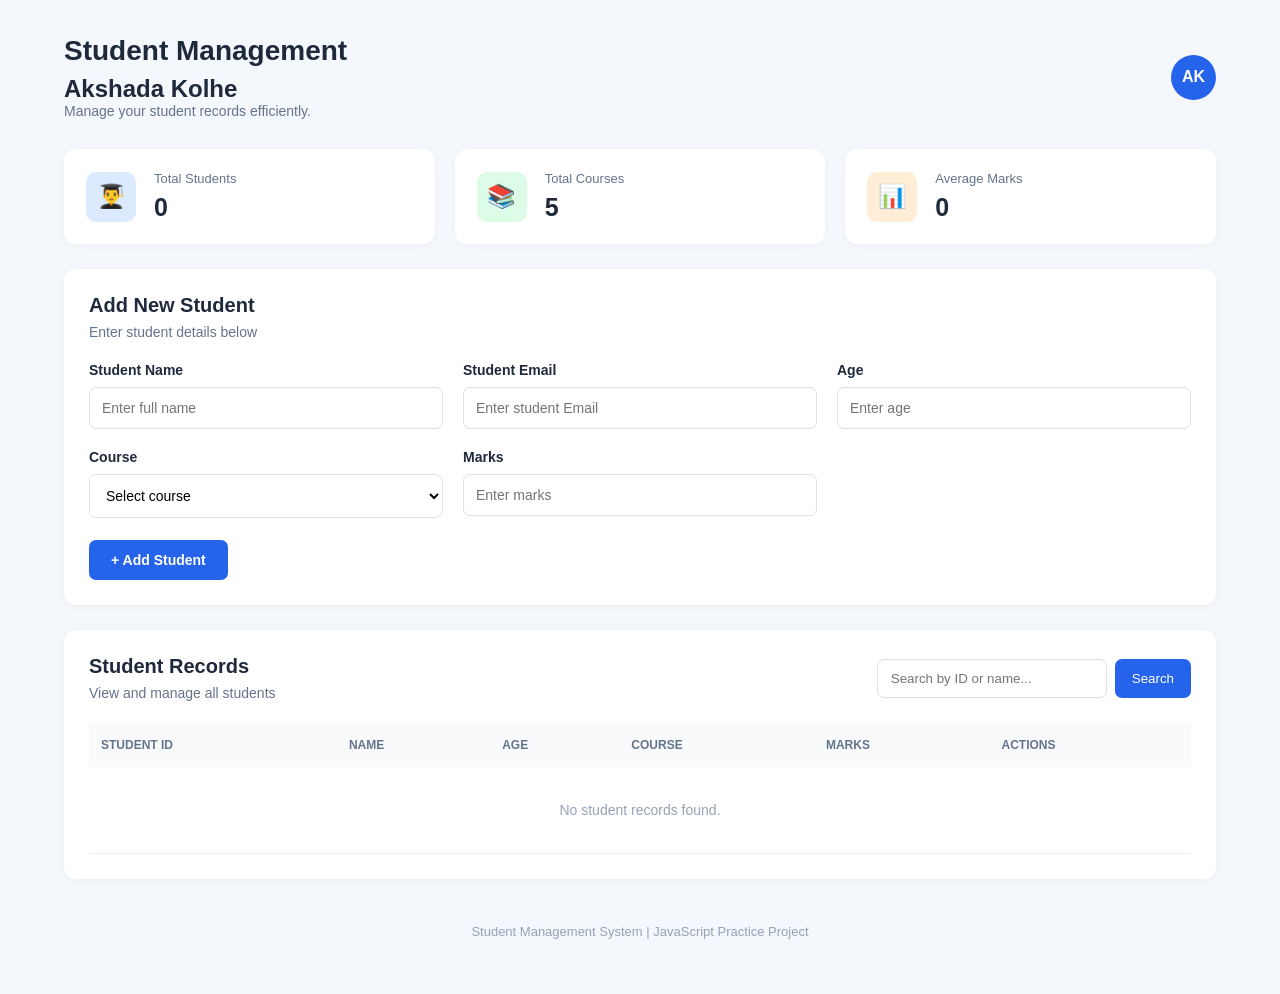
<file: index.html>
<!DOCTYPE html>
<html lang="en">
<head>
    <meta charset="UTF-8">
    <meta name="viewport" content="width=device-width, initial-scale=1.0">
    <title>Student Management System</title>
    <link rel="stylesheet" href="style.css">
</head>
<body>

    <div class="container">

        <!-- Header -->
        <header>
            <div>
                <h1>Student Management</h1>
                <h2>Akshada Kolhe</h2>
                <p>Manage your student records efficiently.</p>
            </div>
            <div class="profile">AK</div>
        </header>

        <!-- Statistics -->
        <section class="stats">

            <div class="stat-card">
                <div class="stat-icon blue">👨‍🎓</div>
                <div>
                    <p>Total Students</p>
                    <h2 id="totalStudents">0</h2>
                </div>
            </div>

            <div class="stat-card">
                <div class="stat-icon green">📚</div>
                <div>
                    <p>Total Courses</p>
                    <h2 id="totalCourses">5</h2>
                </div>
            </div>

            <div class="stat-card">
                <div class="stat-icon orange">📊</div>
                <div>
                    <p>Average Marks</p>
                    <h2 id="averageMarks">0</h2>
                </div>
            </div>

        </section>

        <!-- Add Student Form -->
        <section class="form-section">

            <div class="section-heading">
                <h2>Add New Student</h2>
                <p>Enter student details below</p>
            </div>

            <form id="studentForm">

                <div class="form-grid">

                    

                    <div class="input-group">
                        <label>Student Name</label>
                        <input type="text" id="studentName"
                            placeholder="Enter full name" required>
                    </div>
                    <div class="input-group">
                        <label>Student Email</label>
                        <input type="email" id="studentemail"
                            placeholder="Enter student Email" required>
                    </div>

                    <div class="input-group">
                        <label>Age</label>
                        <input type="number" id="studentAge"
                            placeholder="Enter age" required>
                    </div>

                    <div class="input-group">
                        <label>Course</label>
                        <select id="studentCourse" required>
                            <option value="">Select course</option>
                            <option value="Computer Engineering">Computer Engineering</option>
                            <option value="Information Technology">Information Technology</option>
                            <option value="Mechanical Engineering">Mechanical Engineering</option>
                            <option value="Civil Engineering">Civil Engineering</option>
                            <option value="Electronics">Electronics</option>
                        </select>
                    </div>

                    <div class="input-group">
                        <label>Marks</label>
                        <input type="number" id="studentMarks"
                            placeholder="Enter marks" min="0" max="100" required>
                    </div>

                </div>

                <button type="button" class="add-btn" onclick="addStudent()">
                    + Add Student
                </button>

            </form>

        </section>

        <!-- Student Records -->
        <section class="records-section">

            <div class="records-header">
                <div>
                    <h2>Student Records</h2>
                    <p>View and manage all students</p>
                </div>

                <div class="search-box">
                    <input type="text" id="searchInput"
                        placeholder="Search by ID or name...">
                    <button type="button" id="searchBtn" onclick="searchStudent()">Search</button>
                </div>
            </div>

            <div class="table-container">

                <table>
                    <thead>
                        <tr>
                            <th>STUDENT ID</th>
                            <th>NAME</th>
                            <th>AGE</th>
                            <th>COURSE</th>
                            <th>MARKS</th>
                            <th>ACTIONS</th>
                        </tr>
                    </thead>

                    <tbody id="studentTable">
                        <!-- JavaScript will insert records here -->

                        <tr>
                            <td colspan="6" class="empty-message">
                                No student records found.
                            </td>
                        </tr>

                    </tbody>
                </table>

            </div>

        </section>

        <footer>
            Student Management System | JavaScript Practice Project
        </footer>

    </div>

    <!-- <script src="storage.js"></script> -->
    <script src="script.js"></script>
    

</body>
</html>
</file>
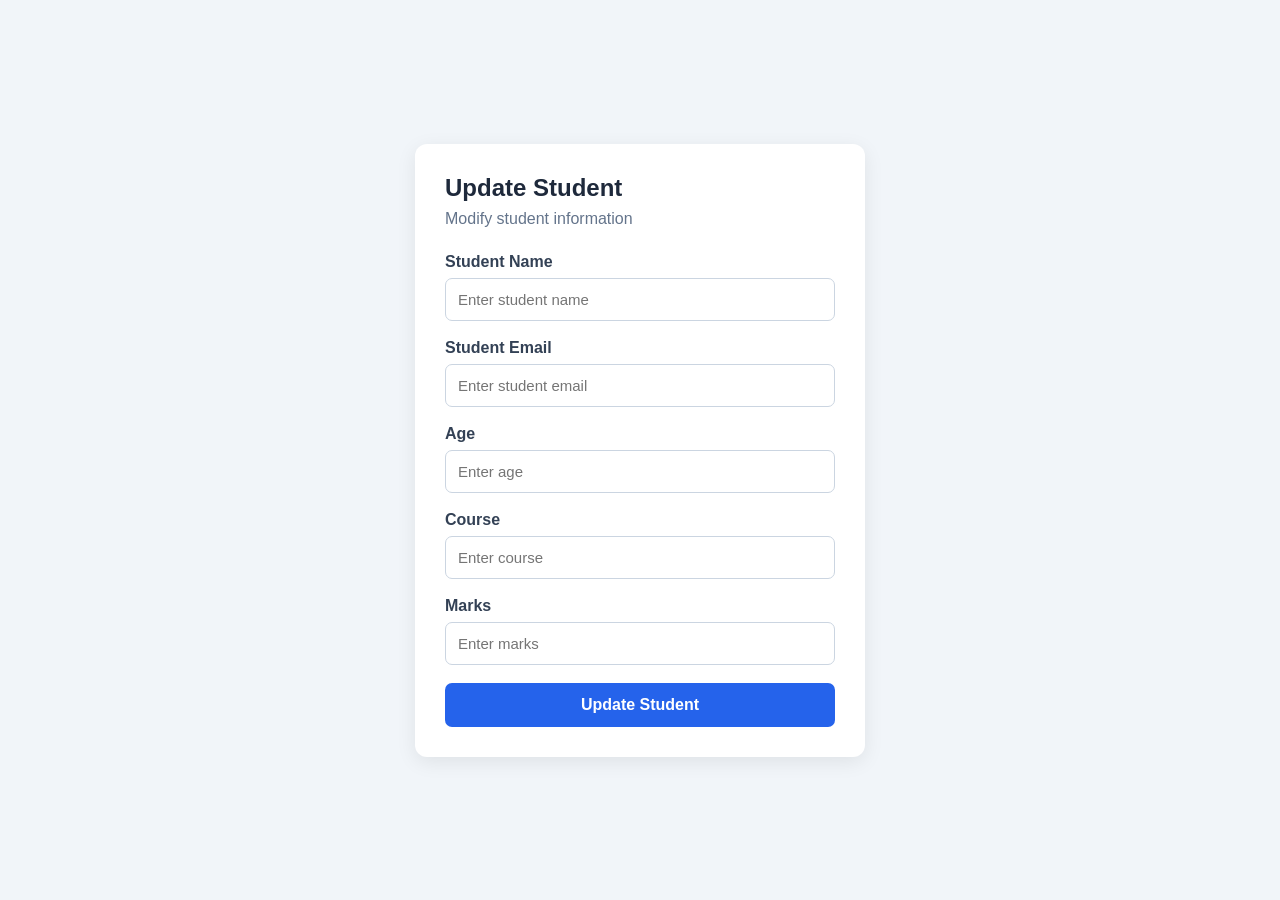
<file: updateStudent.html>
<!DOCTYPE html>
<html lang="en">
<head>
    <meta charset="UTF-8">
    <meta name="viewport" content="width=device-width, initial-scale=1.0">
    <title>Update Student</title>
    <link rel="stylesheet" href="updateStudent.css">
   
</head>
<body>

    <div class="container">
        <div class="form-card">
            <h2>Update Student</h2>
            <p class="subtitle">Modify student information</p>

            <form id="studentForm">

                <!-- <div class="form-group">
                    <label for="studentId">Student ID</label>
                    <input type="number" id="studentId" readonly>
                </div> -->

                <div class="form-group">
                    <label for="studentName">Student Name</label>
                    <input type="text" id="studentName" placeholder="Enter student name" required>
                </div>

                <div class="form-group">
                    <label for="studentEmail">Student Email</label>
                    <input type="text" id="studentEmail" placeholder="Enter student email" required>
                </div>

                <div class="form-group">
                    <label for="studentAge">Age</label>
                    <input type="number" id="studentAge" placeholder="Enter age" required>
                </div>

                <div class="form-group">
                    <label for="studentCourse">Course</label>
                    <input type="text" id="studentCourse" placeholder="Enter course" required>
                </div>

                <div class="form-group">
                    <label for="studentMarks">Marks</label>
                    <input type="number" id="studentMarks" placeholder="Enter marks" required>
                </div>

                <button type="submit">Update Student</button>

            </form>
        </div>
    </div>

    <script src="updateStudent.js"></script>
</body>
</html>
</file>
<file: style.css>
* {
    margin: 0;
    padding: 0;
    box-sizing: border-box;
}

body {
    font-family: Arial, sans-serif;
    background-color: #f4f7fb;
    color: #1e293b;
}

.container {
    width: 90%;
    max-width: 1250px;
    margin: 35px auto;
}

/* Header */

header {
    display: flex;
    justify-content: space-between;
    align-items: center;
    margin-bottom: 30px;
}

header h1 {
    font-size: 28px;
    margin-bottom: 8px;
}

header p,
.section-heading p,
.records-header p {
    color: #64748b;
    font-size: 14px;
}

.profile {
    width: 45px;
    height: 45px;
    background-color: #2563eb;
    color: white;
    display: flex;
    align-items: center;
    justify-content: center;
    border-radius: 50%;
    font-weight: bold;
}

/* Statistics */

.stats {
    display: grid;
    grid-template-columns: repeat(3, 1fr);
    gap: 20px;
    margin-bottom: 25px;
}

.stat-card {
    background-color: white;
    padding: 22px;
    border-radius: 12px;
    display: flex;
    align-items: center;
    gap: 18px;
    box-shadow: 0 2px 10px rgba(0,0,0,0.04);
}

.stat-icon {
    width: 50px;
    height: 50px;
    display: flex;
    justify-content: center;
    align-items: center;
    border-radius: 10px;
    font-size: 23px;
}

.blue {
    background-color: #dbeafe;
}

.green {
    background-color: #dcfce7;
}

.orange {
    background-color: #ffedd5;
}

.stat-card p {
    color: #64748b;
    font-size: 13px;
    margin-bottom: 7px;
}

.stat-card h2 {
    font-size: 25px;
}

/* Form Section */

.form-section,
.records-section {
    background-color: white;
    padding: 25px;
    border-radius: 12px;
    margin-bottom: 25px;
    box-shadow: 0 2px 10px rgba(0,0,0,0.04);
}

.section-heading {
    margin-bottom: 22px;
}

.section-heading h2,
.records-header h2 {
    font-size: 20px;
    margin-bottom: 7px;
}

.form-grid {
    display: grid;
    grid-template-columns: repeat(3, 1fr);
    gap: 20px;
}

.input-group {
    display: flex;
    flex-direction: column;
    gap: 9px;
}

.input-group label {
    font-size: 14px;
    font-weight: 600;
}

.input-group input,
.input-group select {
    width: 100%;
    padding: 12px;
    border: 1px solid #dbe1ea;
    border-radius: 7px;
    outline: none;
    font-size: 14px;
    background-color: white;
}

.input-group input:focus,
.input-group select:focus {
    border-color: #2563eb;
}

.add-btn {
    margin-top: 22px;
    padding: 12px 22px;
    background-color: #2563eb;
    color: white;
    border: none;
    border-radius: 7px;
    font-size: 14px;
    font-weight: 600;
    cursor: pointer;
}

.add-btn:hover {
    background-color: #1d4ed8;
}

/* Records Section */

.records-header {
    display: flex;
    justify-content: space-between;
    align-items: center;
    gap: 15px;
    margin-bottom: 22px;
}

.search-box {
    display: flex;
    gap: 8px;
}

.search-box input {
    padding: 11px 13px;
    border: 1px solid #dbe1ea;
    border-radius: 7px;
    outline: none;
    width: 230px;
}

.search-box button {
    padding: 10px 17px;
    background-color: #2563eb;
    color: white;
    border: none;
    border-radius: 7px;
    cursor: pointer;
}

.table-container {
    width: 100%;
    overflow-x: auto;
}

table {
    width: 100%;
    border-collapse: collapse;
    min-width: 750px;
}

thead {
    background-color: #f8fafc;
}

th {
    text-align: left;
    padding: 15px 12px;
    font-size: 12px;
    color: #64748b;
}

td {
    padding: 15px 12px;
    font-size: 14px;
    border-bottom: 1px solid #edf0f5;
}

.empty-message {
    text-align: center;
    color: #94a3b8;
    padding: 35px;
}

/* Action Buttons - for dynamically created buttons */

.edit-btn,
.delete-btn {
    padding: 7px 11px;
    border: none;
    border-radius: 5px;
    cursor: pointer;
    margin-right: 5px;
}

.edit-btn {
    background-color: #dbeafe;
    color: #1d4ed8;
}

.delete-btn {
    background-color: #fee2e2;
    color: #dc2626;
}

/* Footer */

footer {
    text-align: center;
    color: #94a3b8;
    font-size: 13px;
    padding: 20px;
}

/* Responsive */

@media (max-width: 768px) {

    .stats {
        grid-template-columns: 1fr;
    }

    .form-grid {
        grid-template-columns: repeat(2, 1fr);
    }

    .records-header {
        flex-direction: column;
        align-items: flex-start;
    }

    .search-box {
        width: 100%;
    }

    .search-box input {
        flex: 1;
        min-width: 0;
    }
}

@media (max-width: 500px) {

    .container {
        width: 94%;
        margin: 20px auto;
    }

    header h1 {
        font-size: 22px;
    }

    .form-grid {
        grid-template-columns: 1fr;
    }

    .form-section,
    .records-section {
        padding: 17px;
    }
}


.edit-btn {
    background-color: #dbeafe;
    color: #1d4ed8;
}

.delete-btn {
    background-color: #fee2e2;
    color: #dc2626;
}

.edit-btn, .delete-btn {
    padding: 7px 12px;
    border: none;
    border-radius: 5px;
    cursor: pointer;
}
</file>
<file: updateStudent.css>
* {
    margin: 0;
    padding: 0;
    box-sizing: border-box;
}

body {
    font-family: Arial, sans-serif;
    background: #f1f5f9;
    min-height: 100vh;
    display: flex;
    justify-content: center;
    align-items: center;
    padding: 20px;
}

.container {
    width: 100%;
    max-width: 450px;
}

.form-card {
    background: white;
    padding: 30px;
    border-radius: 12px;
    box-shadow: 0 5px 20px rgba(0, 0, 0, 0.08);
}

h2 {
    color: #1e293b;
    margin-bottom: 8px;
}

.subtitle {
    color: #64748b;
    margin-bottom: 25px;
}

.form-group {
    margin-bottom: 18px;
}

label {
    display: block;
    margin-bottom: 7px;
    color: #334155;
    font-weight: 600;
}

input {
    width: 100%;
    padding: 12px;
    border: 1px solid #cbd5e1;
    border-radius: 7px;
    font-size: 15px;
    outline: none;
}

input:focus {
    border-color: #2563eb;
}

input[readonly] {
    background: #f1f5f9;
    cursor: not-allowed;
}

button {
    width: 100%;
    padding: 13px;
    background: #2563eb;
    color: white;
    border: none;
    border-radius: 7px;
    font-size: 16px;
    font-weight: bold;
    cursor: pointer;
}

button:hover {
    background: #1d4ed8;
}
</file>
